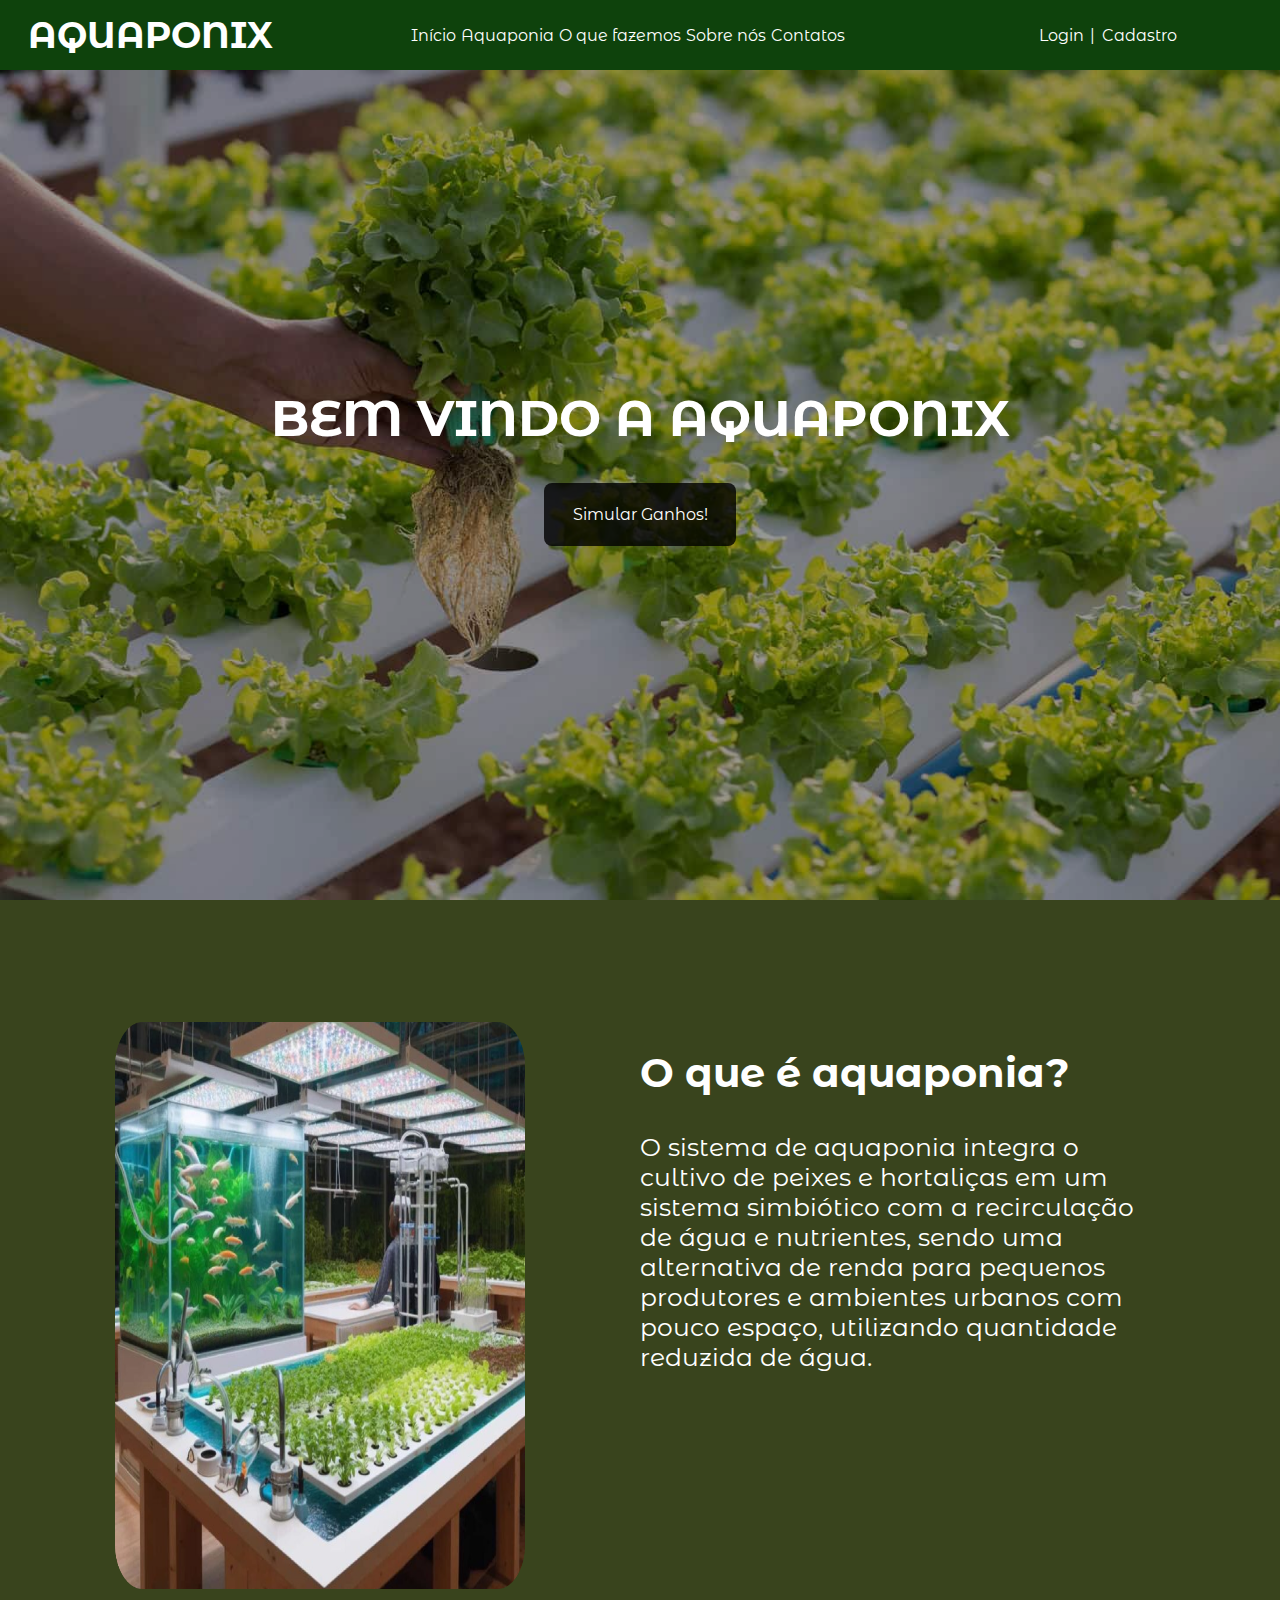
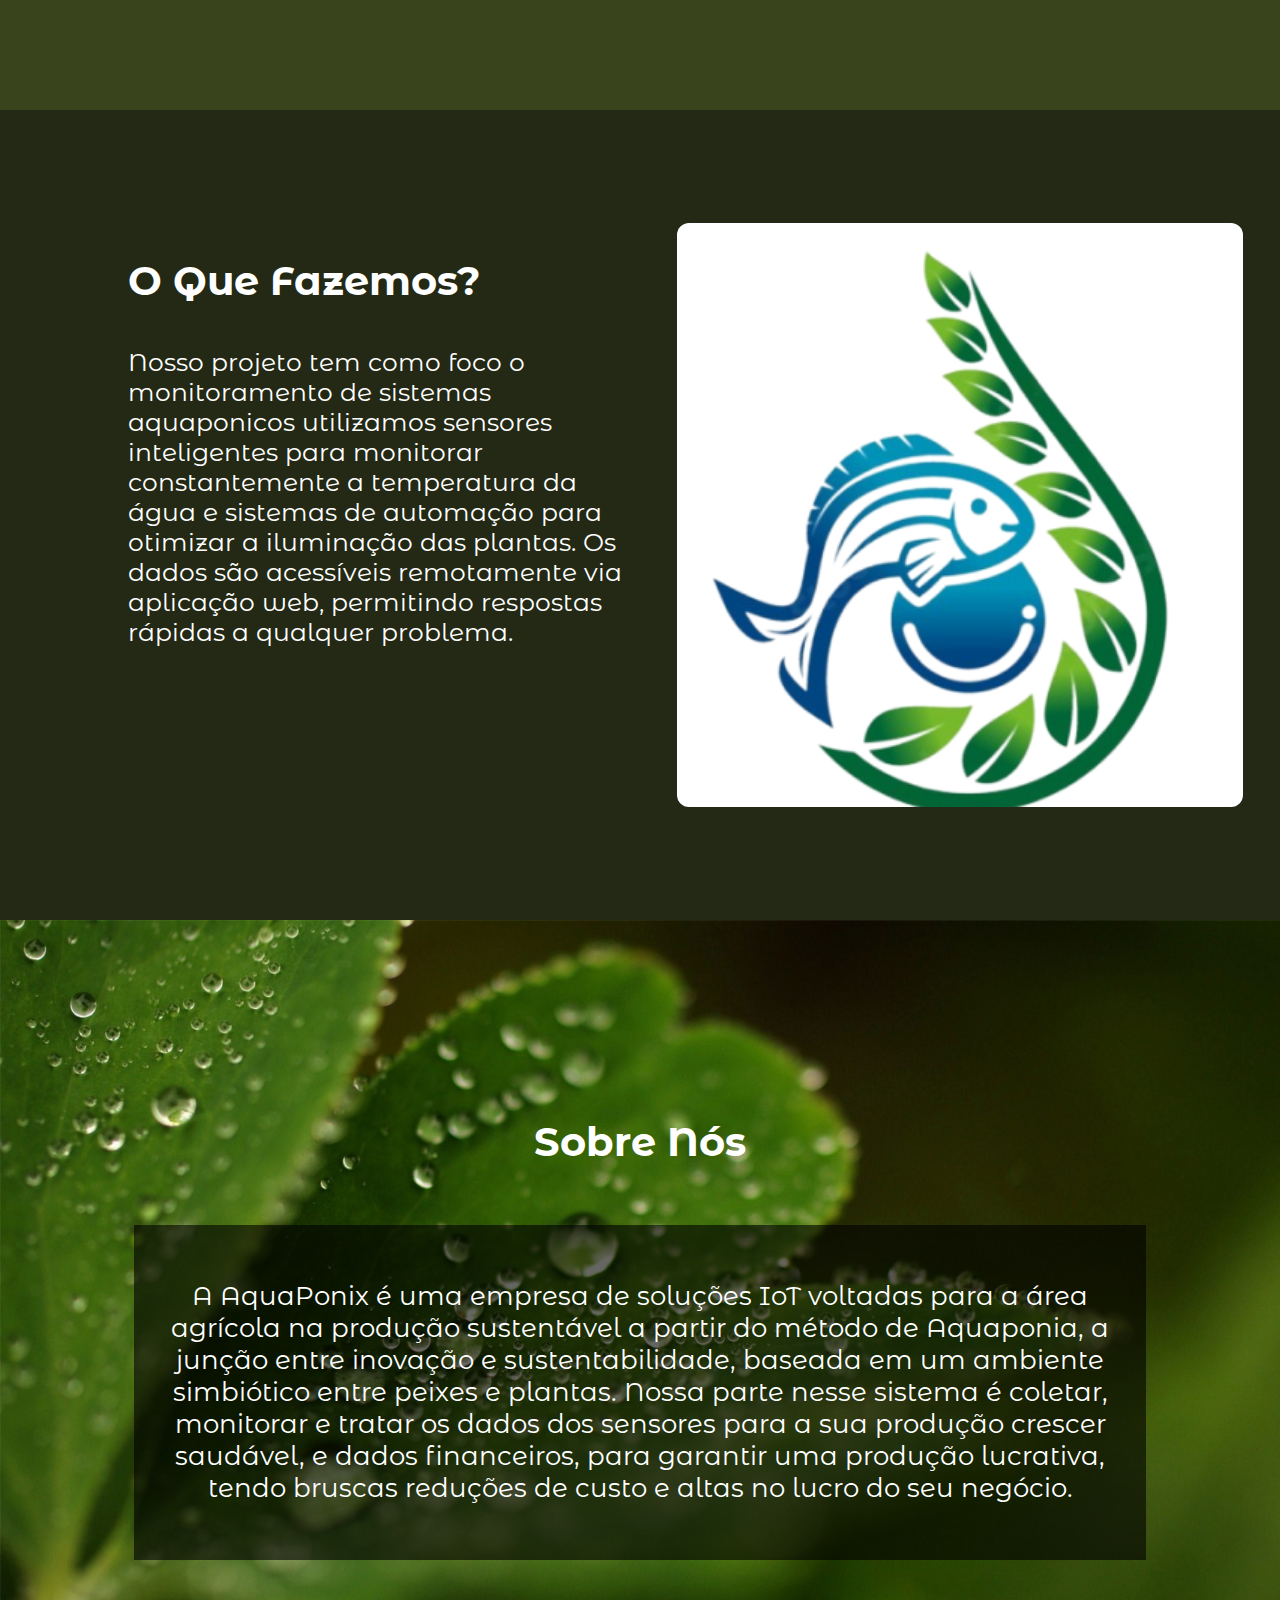
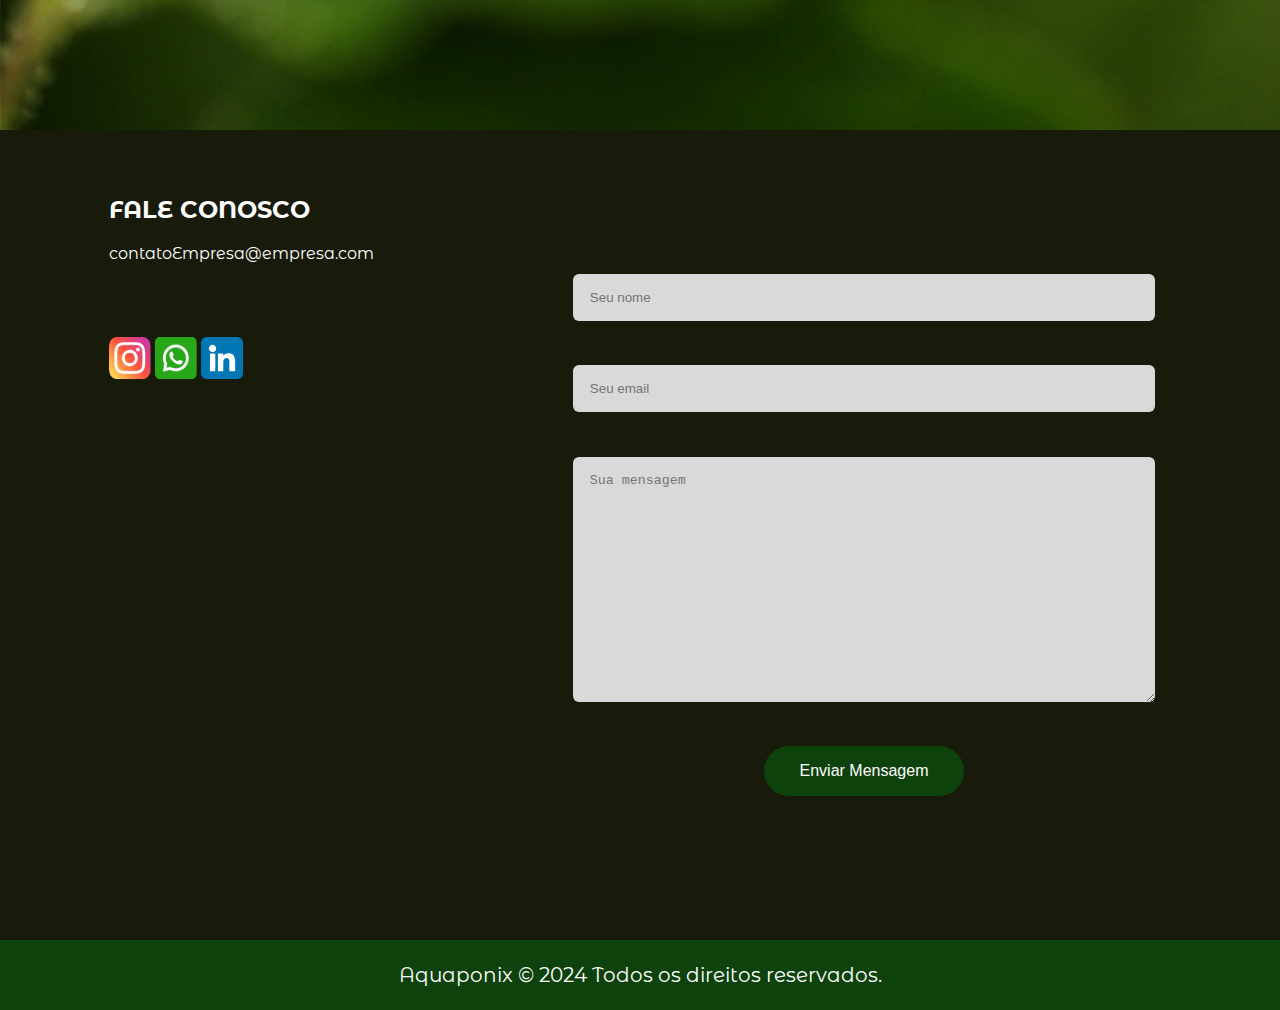
<file: Public/index.html>
<!DOCTYPE html>
<html lang="en">

<head>
    <meta charset="UTF-8">
    <meta name="viewport" content="width=device-width, initial-scale=1.0">
    <title>Aquaponix</title>
    <link rel="stylesheet" href="index.css">
    <link rel="stylesheet" href="templateNavBar.css">
    <link rel="stylesheet" href="./templateFooter.css">
    <link rel="preconnect" href="https://fonts.googleapis.com">
    <link rel="preconnect" href="https://fonts.gstatic.com" crossorigin>
    <link href="https://fonts.googleapis.com/css2?family=Montserrat+Alternates:ital,wght@0,100;0,200;0,300;0,400;0,500;0,600;0,700;0,800;0,900;1,100;1,200;1,300;1,400;1,500;1,600;1,700;1,800;1,900&display=swap" rel="stylesheet">
</head>

<body>
    <nav id="navBar">
        <div class="logoEmpresa">
            <h1><a href="#">AQUAPONIX</a></h1>
        </div>
        <div class="container-links" id="links">
            <div class="links">
                <ul>
                    <a href="#inicio">
                        <li>Início</li>
                    </a>
                    <a href="#aquaponia">
                        <li>Aquaponia</li>
                    </a>
                    <a href="#oqueFazemos">
                        <li>O que fazemos</li>
                    </a>
                    <a href="#sobreNos">
                        <li>Sobre nós</li>
                    </a>
                    <a href="#contatos">
                        <li>Contatos</li>
                    </a>
                </ul>
            </div>
            <div class="links2" id="links2">
                <ul>
                    <a href="./tela-login/telaLogin.html">
                        <li>Login</li>
                    </a>
                    <li>|</li>
                    <a href="./cadastro/telaCadastro.html"> 
                        <li> Cadastro </li>
                    </a>
                </ul>
            </div>
        </div>
    </nav>
    <div class="banner" id="inicio">
        <div class="container-banner">
            <h1>BEM VINDO A AQUAPONIX</h1>
            <a href="./simulador-financeiro/simulador.html">Simular Ganhos!</a>
        </div>
    </div>
    <div class="informacao" id="aquaponia">
        <div class="box-imagem">
            <img class="img-sistema" height="100%" src="./assets/sistema-aquaponico.png">
        </div>
        <div class="conteudo">
            <h1>O que é aquaponia?</h1>
            <span>
                O sistema de aquaponia integra o cultivo de peixes e hortaliças em um sistema simbiótico com a recirculação de água e nutrientes, sendo uma alternativa de renda para pequenos produtores e ambientes urbanos com pouco espaço, utilizando quantidade reduzida de água.
            </span>
        </div>
    </div>
    </div>
    <div class="container-oqueFazemos" id="oqueFazemos">
        <div class="box-texto">
            <h1>O Que Fazemos?</h1>
            <span>
                Nosso projeto tem como foco o monitoramento de sistemas aquaponicos utilizamos sensores inteligentes para
                monitorar constantemente a temperatura da água e sistemas de automação para otimizar a iluminação das
                plantas. Os dados são acessíveis remotamente via aplicação web, permitindo respostas rápidas a qualquer
                problema.
            </span>
        </div>
        <div class="box-imagem2">
            <img src="./assets/simbioso-peixe-planta.png" class="img-sistema2" alt="imagem de um peixe">
        </div>
    </div>
    <div class="nos" id="sobreNos">
        <h1>Sobre Nós</h1>
        <div class="informacaoNos">
            <p> 
                A AquaPonix é uma empresa de soluções IoT voltadas para a área agrícola na produção sustentável a partir do método de Aquaponia,  a junção entre inovação e sustentabilidade, baseada em um ambiente simbiótico entre peixes e plantas. Nossa parte nesse sistema é coletar, monitorar e tratar os dados dos sensores para a sua produção crescer saudável, e dados financeiros, para garantir uma produção lucrativa, tendo bruscas reduções de custo e altas no lucro do seu negócio.
            </p>
        </div>
    </div>
    <div class="container-faleConosco" id="contatos">
        <div class="box-contatos">
            <div class="fale-conosco">
                <h2>FALE CONOSCO</h2>
                <span>contatoEmpresa@empresa.com</span>
            </div>
            <div class="box-plataforma-contatos">
                <img src="./assets/img-instagram.png" height="42px" width="42px" alt="imagem do instagram">
                <img src="./assets/img-whatsapp.png" height="42px" width="42px" alt="imagem do whatsapp">
                <img src="./assets/img-linkedin.png" height="42px" width="42px" alt="imagem do linkedin">
            </div>
        </div>
        <div class="box-mandar-email">
            <div class="box-formulario-email">
                <input type="text" id="input_nome" placeholder="Seu nome">
                <input type="text" id="input_email" placeholder="Seu email">
                <textarea cols="30" rows="10" placeholder="Sua mensagem" id="textArea_mensagem"></textarea>
                <button onclick="mensagem()">Enviar Mensagem </button>
            </div>
        </div>
    </div>
    <footer id="Footer">
        <p>
            Aquaponix &copy; 2024 Todos os direitos reservados. 
        </p>
    </footer>
</body>

</html>

<script>
    function mensagem(){
        var nome = document.getElementById('input_nome').value;
        var email = document.getElementById('input_email').value;
        var mensagem = document.getElementById('textArea_mensagem').value;

        if (nome == '' || email == '' || mensagem == ''){
            alert('Preencha os campos para enviar sua mensagem')
        } else{
            alert('Mensagem Enviada!')
        }
    }
</script>
</file>
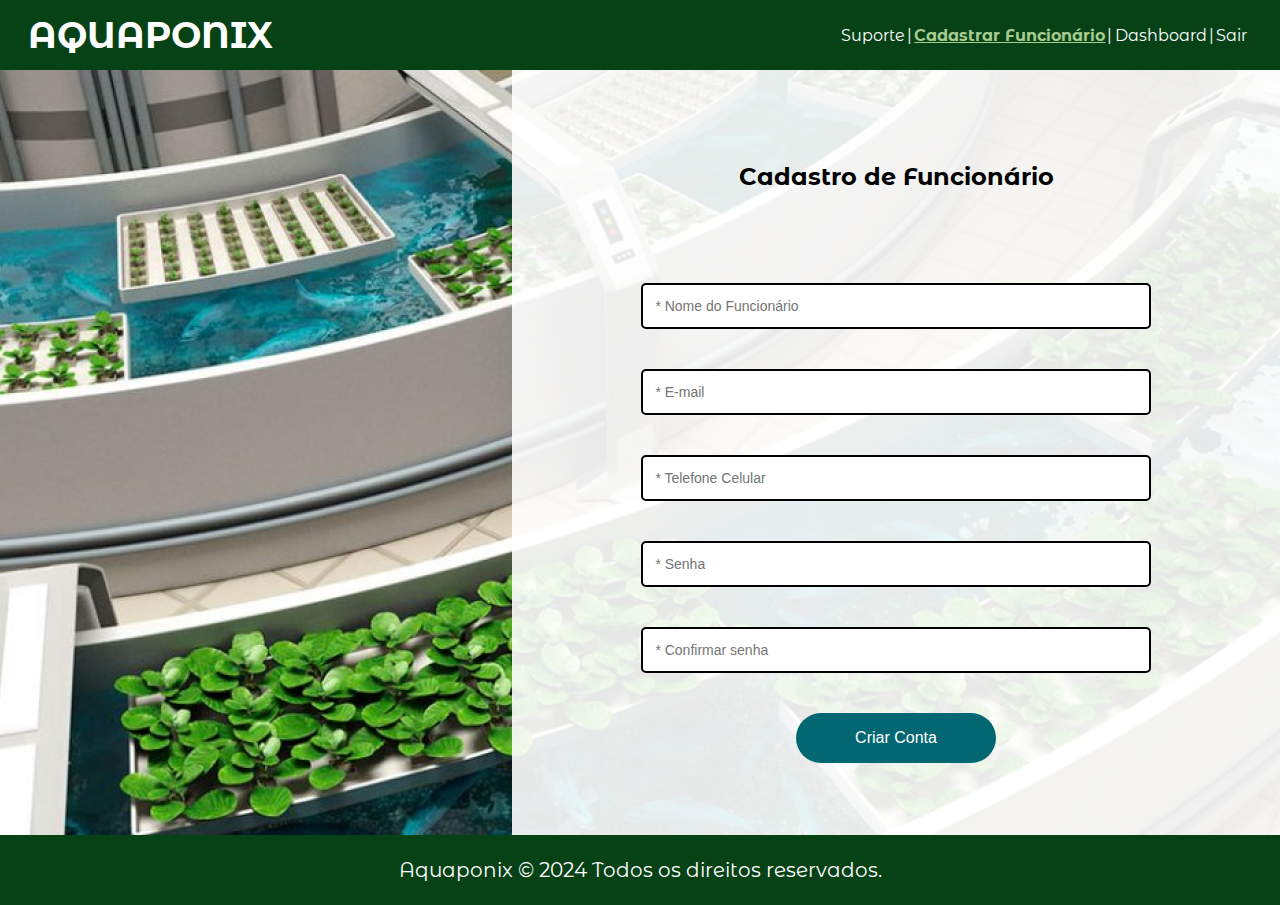
<file: Public/cadastro/cadastroFuncionario.html>
<!DOCTYPE html>
<html lang="en">

<head>
    <meta charset="UTF-8">
    <meta name="viewport" content="width=device-width, initial-scale=1.0">
    <title>Tela de Cadastro</title>
    <link rel="stylesheet" href="./CadastroFuncionario.css">
    <link rel="stylesheet" href="../templateNavBar.css">
    <link rel="stylesheet" href="../templateFooter.css">
    <link rel="preconnect" href="https://fonts.googleapis.com">
    <link rel="preconnect" href="https://fonts.gstatic.com" crossorigin>
    <link
        href="https://fonts.googleapis.com/css2?family=Montserrat+Alternates:ital,wght@0,100;0,200;0,300;0,400;0,500;0,600;0,700;0,800;0,900;1,100;1,200;1,300;1,400;1,500;1,600;1,700;1,800;1,900&display=swap"
        rel="stylesheet">
</head>

<body>
    <nav id="navBar">
        <div class="logoEmpresa">
            <h1><a href="../index.html">AQUAPONIX</a></h1>
        </div>
        <div class="container-links" id="container-links">
            <div class="links2" id="links2">
                <ul>
                    <a href="../suporte/suporte.html">
                        <li>Suporte</li>
                    </a>
                    <li>|</li>
                    <li><ins style="font-weight: bolder; color: #a6cc8f;">Cadastrar Funcionário</ins></li>
                    <li>|</li>
                    <a href="../dashboardV2/dashboardV2.html">
                        <li>Dashboard</li>
                    </a>
                    <li>|</li>
                    <a href="../index.html" onclick="sessionStorage.clear()">
                        <li>Sair</li>
                    </a>
                </ul>
            </div>
        </div>
    </nav>
    <article>
        <div class="container-formulario">
            <div class="box-title">
                <h2 id="div_title">Cadastro de Funcionário</h2>
            </div>
            <div class="box-form" id="div_form">
                <input type="text" id="input_nomeFuncionario" placeholder="* Nome do Funcionário">
                <input type="text" id="input_email" placeholder="* E-mail">
                <input type="text" id="input_telefone" placeholder="* Telefone Celular">
                <input type="password" id="input_senha" placeholder="* Senha">
                <input type="password" id="input_confirmSenha" placeholder="* Confirmar senha">
                <button class="btn-criarconta" onclick="cadastrarFuncionario()">Criar Conta</button>
            </div>
    </article>
    <footer id="footer">
        <span>
            Aquaponix &copy; 2024 Todos os direitos reservados.
        </span>
    </footer>
</body>
</html>

<script>
    function cadastrarFuncionario() {
        var nome = document.getElementById('input_nomeFuncionario').value;
        var email = document.getElementById('input_email').value;
        var telefone = document.getElementById('input_telefone').value;
        var senha = document.getElementById('input_senha').value;
        var confirmSenha = document.getElementById('input_confirmSenha').value;
        var contArroba = 0;

        for (var i = 0; i < email.length; i++) {
            if (email[i] == "@") {
                contArroba++;
            }
        }

        if (nome == '' || email == '' || telefone == '' || senha == '' || confirmSenha == '') {
            alert('Complete todos os campos obrigatórios');
        } else if (nome.length < 1) {
            alert('Nome Inválido');
        } else if (contArroba > 1) {
            alert('O email só pode ter um @');
        } else if (email.indexOf(".") == -1) {
            alert('Email inválido');
        } else if (senha.length < 5) {
            alert('Senha precisa ter no minímo 5 caracteres');
        } else if (senha.indexOf("!") == -1 && senha.indexOf("#") == -1 && senha.indexOf("$") == -1 && senha.indexOf('@') == -1 && senha.indexOf('%') == -1 && senha.indexOf('*') == -1) {
            alert('A senha precisa conter um caracter especial');
        } else if (confirmSenha !== senha) {
            alert('As senhas não coincidem');
        } else {

            fetch("/usuarios/cadastrarFuncionario", {
                method: 'POST',
                headers: {
                    "Content-Type": "application/json"
                },
                body: JSON.stringify({
                    idEmpresa: sessionStorage.ID_EMPRESA,
                    nomeFuncionario: nome,
                    emailFuncionario: email,
                    telefoneFuncionario: telefone,
                    senhaFuncionario: senha
                })
            }).then((res) => {

                if (res.ok) {
                    res.json().then((data) => {
                        console.log(data);
                    })
                    alert('Funcionário cadastrado com sucesso!')
                    setTimeout(() => {
                        window.location.href = ('../dashboardTanque/dashboardTanque.html')
                    }, 2000)
                } else {
                    res.text().then((err) => {
                        console.error(err);
                    })
                }
            })
        }
    }
</script>
</file>
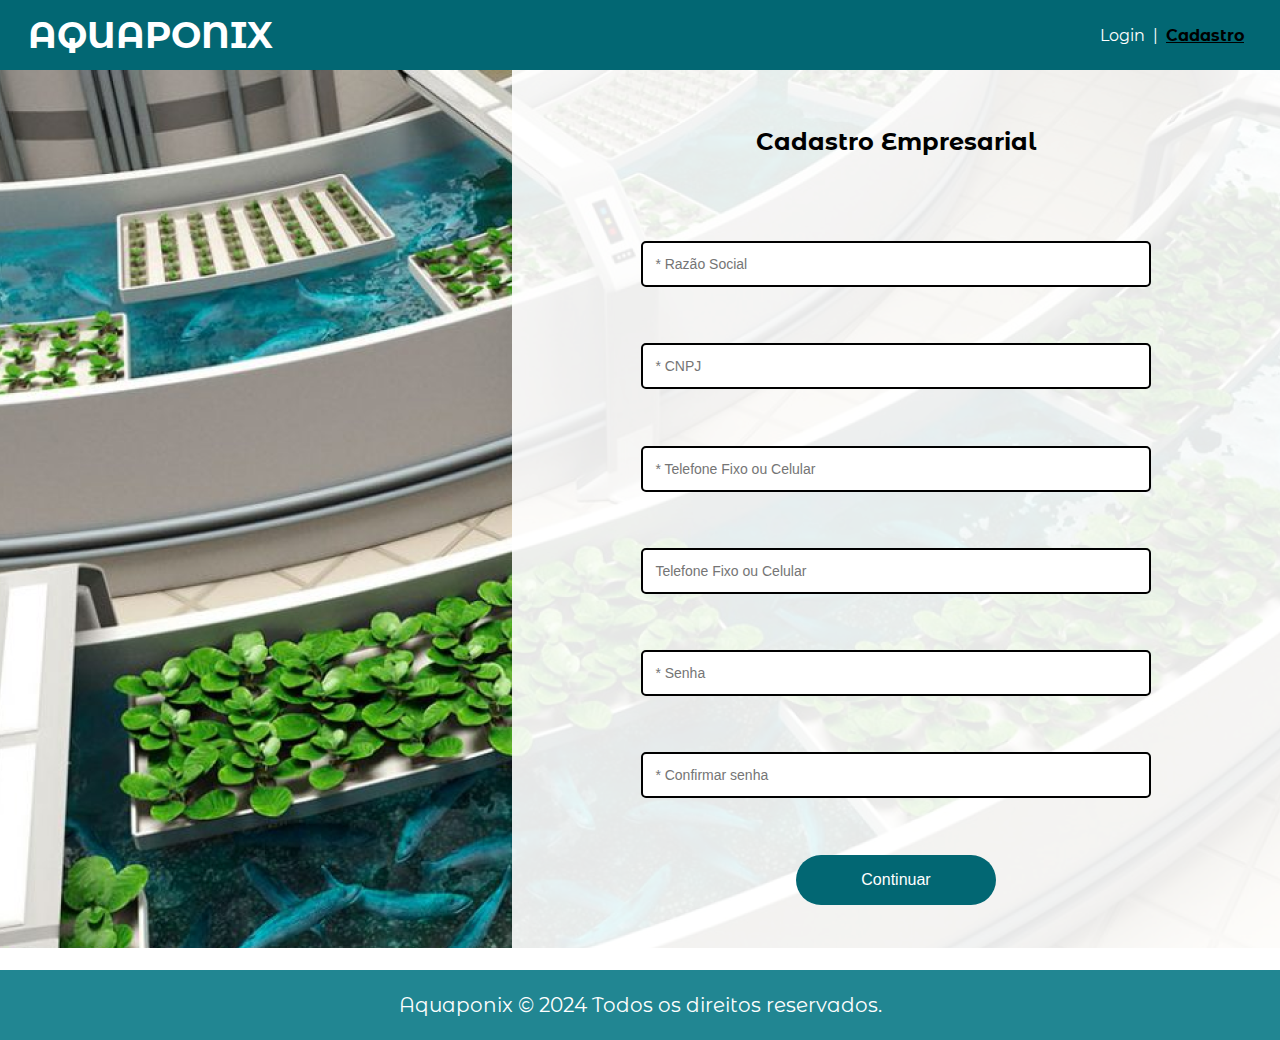
<file: Public/cadastro/telaCadastro.html>
<!DOCTYPE html>
<html lang="en">

<head>
    <meta charset="UTF-8">
    <meta name="viewport" content="width=device-width, initial-scale=1.0">
    <title>Tela de Cadastro</title>
    <link rel="stylesheet" href="./telaCadastro.css">
    <link rel="stylesheet" href="../templateNavBar.css">
    <link rel="stylesheet" href="../templateFooter.css">
    <link rel="preconnect" href="https://fonts.googleapis.com">
    <link rel="preconnect" href="https://fonts.gstatic.com" crossorigin>
    <link
        href="https://fonts.googleapis.com/css2?family=Montserrat+Alternates:ital,wght@0,100;0,200;0,300;0,400;0,500;0,600;0,700;0,800;0,900;1,100;1,200;1,300;1,400;1,500;1,600;1,700;1,800;1,900&display=swap"
        rel="stylesheet">
</head>

<body>
    <nav id="navBar" style="position: relative;">
        <div class="logoEmpresa">
            <h1><a href="../index.html">AQUAPONIX</a></h1>
        </div>
        <div class="container-links" id="links">
            <div class="links2" id="links2">
                <ul>
                    <a href="../tela-login/telaLogin.html">
                        <li>Login</li>
                    </a>
                    <li>|</li>
                    <li style="font-weight: bolder; color: black;">
                        <ins>Cadastro</ins>
                    </li>
                </ul>
            </div>
        </div>
    </nav>
    <article>
        <div class="container-cadastro" id="container-cadastro">
            <div class="box-title">
                <h2 id="div_title">Cadastro Empresarial</h2>
            </div>
            <div class="box-form" id="div_form">
                <input type="text" id="input_nomeEmpresa" placeholder="* Razão Social">
                <input type="text" id="input_cnpj" placeholder="* CNPJ">
                <input type="text" id="input_telefone1" placeholder="* Telefone Fixo ou Celular">
                <input type="text" id="input_telefone2" placeholder="Telefone Fixo ou Celular">
                <input type="password" id="input_senha" placeholder="* Senha">
                <input type="password" id="input_confirmSenha" placeholder="* Confirmar senha">
                <button class="btn-criarconta" onclick="continuar()">Continuar</button>
            </div>
        </div>
        <div class="container-endereco" id="container-endereco">
            <div class="box-title">
                <h2 id="div_title">Endereço Empresarial</h2>
            </div>
            <div class="box-form-endereco" id="div_form">
                <input type="text" id="input_cep" placeholder="* CEP">
                <input type="text" id="input_numero" placeholder="* Nùmero">
                <input type="text" id="input_complemento" placeholder="* Complemento">
                <div class="botoes">
                    <button class="btn-voltar" onclick="voltar()">Voltar</button>
                    <button class="btn-criarconta" onclick="cadastrar()">Criar Conta</button>
                </div>
            </div>
        </div>
    </article>
    <footer>
        <span>
            Aquaponix &copy; 2024 Todos os direitos reservados.
        </span>
    </footer>

</body>

</html>

<script>
    function continuar() {
        document.getElementById('container-cadastro').style.display = 'none';
        document.getElementById('container-endereco').style.display = 'flex';
    }

    function voltar() {
        document.getElementById('container-endereco').style.display = 'none';
        document.getElementById('container-cadastro').style.display = 'flex';
    }

    function cadastrar() {

        var razaoSocial = document.getElementById('input_nomeEmpresa').value;
        var cnpj = document.getElementById('input_cnpj').value;
        var telefone1 = document.getElementById('input_telefone1').value;
        var telefone2 = document.getElementById('input_telefone2').value;
        var senha = document.getElementById('input_senha').value;
        var confirmSenha = document.getElementById('input_confirmSenha').value;
        var cep = document.getElementById('input_cep').value;
        var numero = document.getElementById('input_numero').value;
        var complemento = document.getElementById('input_complemento').value;

        if (razaoSocial == '' || cnpj == '' || (telefone1 == '' && telefone2 == '') || senha == '' || confirmSenha == '' || cep == '' || numero == '' || complemento == '') {
            alert('Complete todos os campos obrigatórios');
        } else if (cnpj.length < 14) {
            alert('CNPJ inválido');
        } else if (senha.length < 6) {
            alert('Senha precisa ter no minímo 6 caracteres');
        } else if (senha.indexOf("!") == -1 && senha.indexOf("#") == -1 && senha.indexOf("$") == -1 && senha.indexOf('@') == -1 && senha.indexOf('%') == -1 && senha.indexOf('*') == -1) {
            alert('A senha precisa conter um caracter especial');
        } else if (confirmSenha !== senha) {
            alert('As senhas não coincidem');
        } else if (cep.length < 8) {
            alert('CEP inválido');
        } else if (numero == '') {
            alert('Número inválido');
        } else if (complemento == '') {
            alert('Insira um complemento');
        } else {

            fetch("/usuarios/cadastrar", {
                method: 'POST',
                headers: {
                    "Content-Type": "application/json"
                },
                body: JSON.stringify({
                    razaoSocialEmpresa: razaoSocial,
                    cnpjEmpresa: cnpj,
                    telefone1Empresa: telefone1,
                    telefone2Empresa: telefone2,
                    senhaEmpresa: senha,
                    cepEmpresa: cep,
                    numeroEmpresa: numero,
                    complementoEmpresa: complemento
                })
            }).then((res) => {

                if (res.ok) {
                    res.json().then((data) => {
                        console.log(data);
                    })
                } else {
                    res.text().then((err) => {
                        console.error(err);
                    })
                }
            })
        }
    }
</script>
</file>
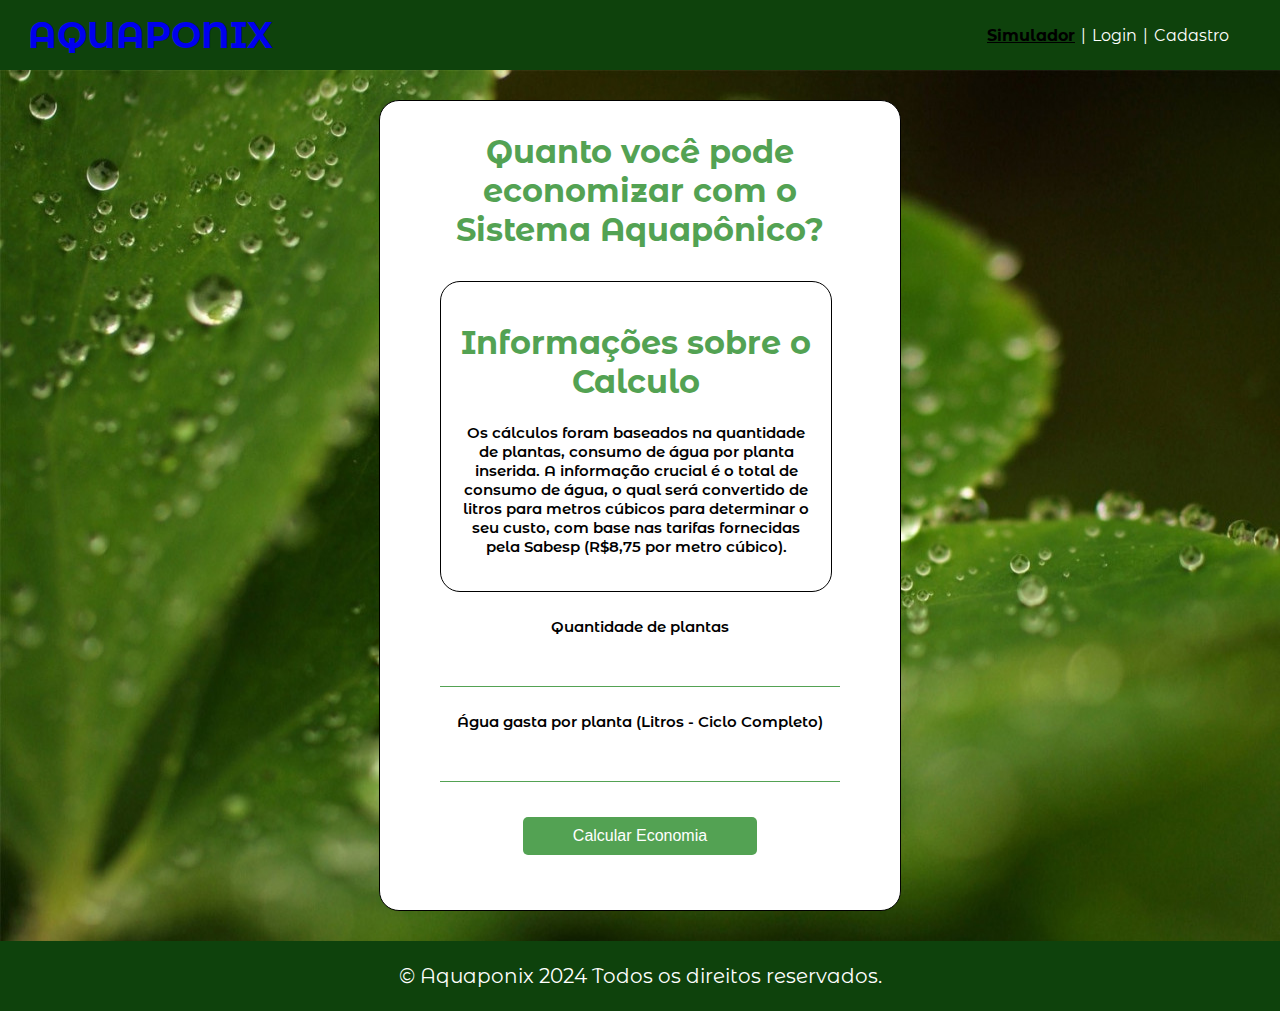
<file: Public/simulador-financeiro/simulador.html>
<!DOCTYPE html>
<html lang="pt-br">

<head>
    <!-- METADATAS -->
    <meta charset="UTF-8">
    <meta name="viewport" content="width=device-width, initial-scale=1.0">
    <link rel="stylesheet" href="./style.css"> 
    <link rel="preconnect" href="https://fonts.googleapis.com">
    <link rel="preconnect" href="https://fonts.gstatic.com" crossorigin>
    <link
        href="https://fonts.googleapis.com/css2?family=Montserrat+Alternates:ital,wght@0,100;0,200;0,300;0,400;0,500;0,600;0,700;0,800;0,900;1,100;1,200;1,300;1,400;1,500;1,600;1,700;1,800;1,900&display=swap"
        rel="stylesheet">
    <title>Simulador Financeiro</title>
    
</head>
<nav id="navBar">
    <div class="logoEmpresa">
        <h1><a href="../index.html">AQUAPONIX</a></h1>
    </div>
    <div class="container-links" id="links">    
        <div class="links2" id="links2">
            <ul>
                <li><ins style="color: black; font-weight: bolder;">Simulador</ins></li>
                <li>|</li>
                <li><a href="../tela-login/telaLogin.html">Login</a></li>
                <li>|</li>
                <li><a href="../cadastro/telaCadastro.html">Cadastro</a></li>
            </ul>
        </div>
    </div>
</nav>
<body>
    <div class="container">
        <div class="content">
            <h1>Quanto você pode economizar com o Sistema Aquapônico?</h1>
            <div id="div_info" class="info">
                <h1>Informações sobre o Calculo</h1>
                <p>
                    Os cálculos foram baseados na quantidade de plantas, consumo de água por planta inserida.
                    A informação crucial é o total de consumo de água, o qual será convertido de litros para metros cúbicos
                    para determinar o seu custo, com base nas tarifas fornecidas pela Sabesp (R$8,75 por metro cúbico).
                </p>
            </div>
            <p>Quantidade de plantas</p>
            <input type="number" id="input_quantPlantas">

            <p>Água gasta por planta (Litros - Ciclo Completo)</p>
            <input type="number" id="input_agua">

            <button onclick="calcular()">Calcular Economia</button>

            <div id="mensagem"></div>
            <div id="economia"></div>
        </div>
    </div>
</body>

<footer>
    <p>
        &copy; Aquaponix 2024 Todos os direitos reservados. 
    </p>
</footer>
</html>

<script>

    function calcular() {

        // INPUTS 
        var quant_plantas = Number(input_quantPlantas.value);
        var agua_planta = Number(input_agua.value);


        // CALCULO - TRADICIONAL
        var litros_tradicional = quant_plantas * agua_planta;

        var cubico_tradicional = litros_tradicional * 0.001;

        var gasto_tradicional = cubico_tradicional * 8.75;

        var tradicional_formatado = gasto_tradicional.toLocaleString('pt-BR', { style: 'currency', currency: 'BRL' });


        // CALCULO - AQUAPONIA

        var economia_agua = litros_tradicional * 0.75;

        var litros_aquaponia = litros_tradicional - economia_agua;

        var cubico_aquaponia = litros_aquaponia * 0.001;

        var gasto_aquaponia = cubico_aquaponia * 8.75;

        var aquaponia_formatado = gasto_aquaponia.toLocaleString('pt-BR', { style: 'currency', currency: 'BRL' });


        //CALCULO - ECONOMIA

        var valor_economia = gasto_tradicional - gasto_aquaponia;

        var economia_formatado = valor_economia.toLocaleString('pt-BR', { style: 'currency', currency: 'BRL' });

        div_info.style = "display:none;" 

        mensagem.innerHTML = `
        <div class="msg">
            <h2>Sistema Tradicional</h2> 
            <p>Água: <span class="maior">${litros_tradicional}</span> litros</p>
            <p>Metro cúbico: <span class="maior">${cubico_tradicional}</span> m³</p>
            <p>Gasto: <span class="maior">${tradicional_formatado}</span></p>
        </div>`;

        mensagem.innerHTML += `  
        <div class="msg">
            <h2>Sistema Aquapônico</h2>
            <p>Água: <span class="menor">${litros_aquaponia}</span> litros</p>
            <p>Metro cúbico: <span class="menor">${cubico_aquaponia}</span> m³</p>
            <p>Gasto: <span class="menor">${aquaponia_formatado}</span></p>
        </div>
        `;

        economia.innerHTML = `
        <div class = "msg2">
        <h2>Econômia Geral</h2>
        <p>Água Economizada: <span class="menor">${economia_agua}</span> litros</p>
        <p>Economia: <span class="menor">${economia_formatado}</span></p> 
        </div>`;

    }

</script>
</file>
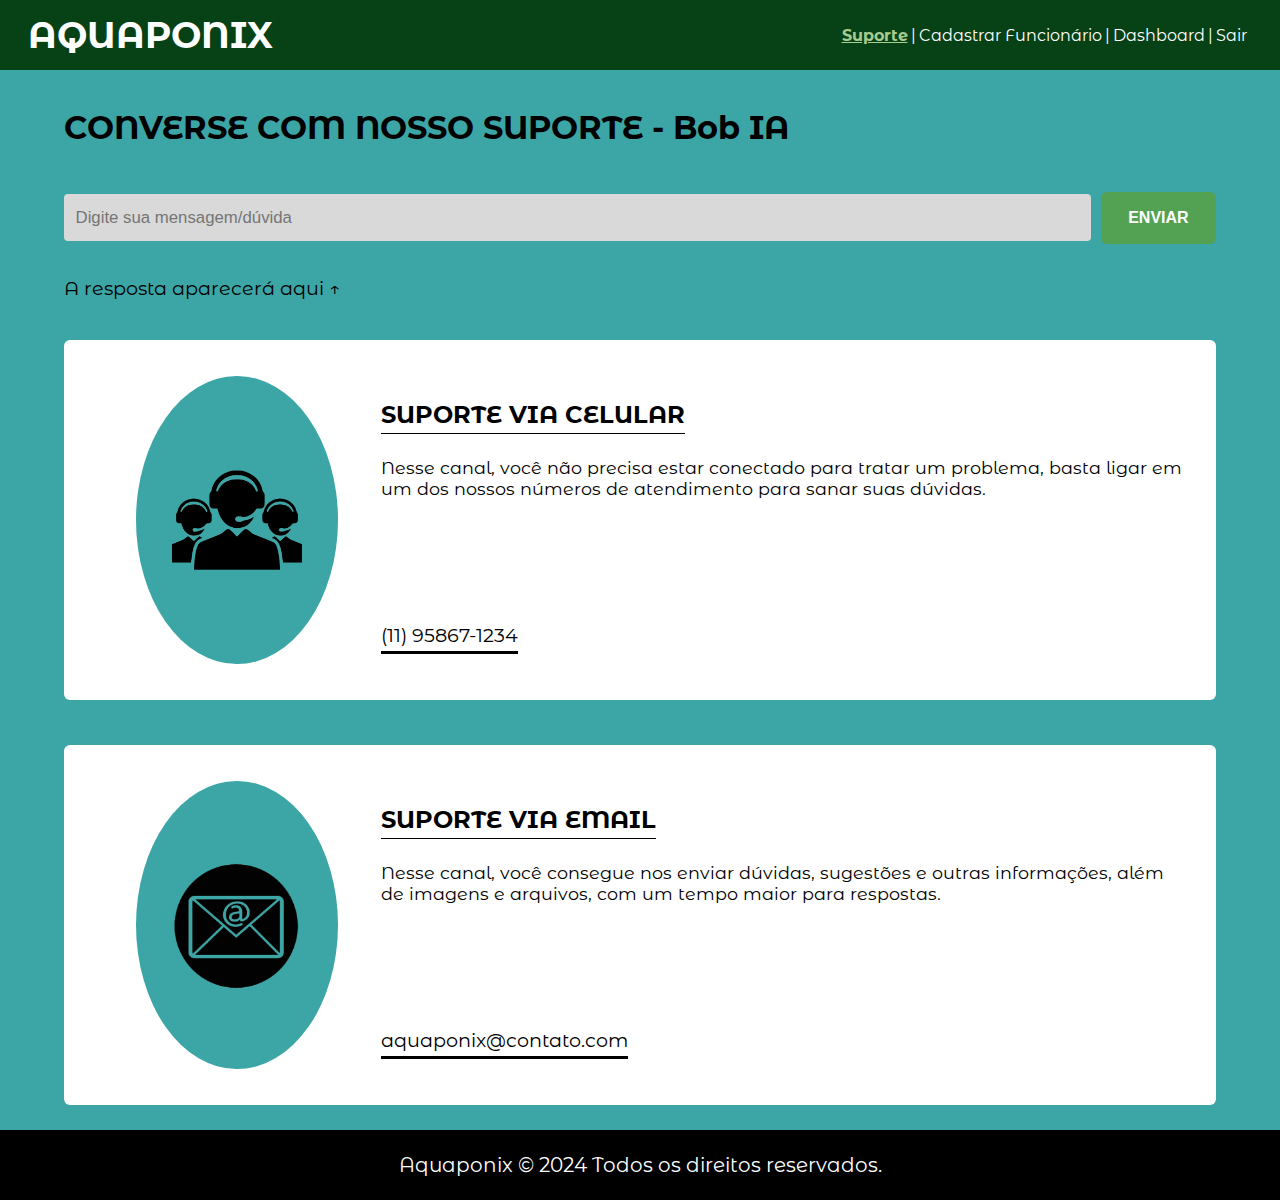
<file: Public/suporte/suporte.html>
<!DOCTYPE html>
<html lang="pt-br">
<head>
    <meta charset="UTF-8">
    <meta name="viewport" content="width=device-width, initial-scale=1.0">
    <title>Suporte</title>
    <link rel="stylesheet" href="suporte.css">
    <link rel="stylesheet" href="../templateNavBar.css">
    <link rel="stylesheet" href="../templateFooter.css">
    <link rel="preconnect" href="https://fonts.googleapis.com">
    <link rel="preconnect" href="https://fonts.gstatic.com" crossorigin>
    <link href="https://fonts.googleapis.com/css2?family=Montserrat+Alternates:ital,wght@0,100;0,200;0,300;0,400;0,500;0,600;0,700;0,800;0,900;1,100;1,200;1,300;1,400;1,500;1,600;1,700;1,800;1,900&display=swap" rel="stylesheet">
</head>
<body>
    <nav id="navBar">
        <div class="logoEmpresa">
            <h1><a href="#">AQUAPONIX</a></h1>
        </div>
        <div class="container-links" id="links">
            <div class="links2" id="links2">
                <ul>
                    <li><ins style="font-weight: bolder; color: #a6cc8f;">Suporte</ins></li>
                    <li>|</li>
                    <a href="../cadastro/cadastroFuncionario.html">
                        <li>Cadastrar Funcionário</li>
                    </a>
                    <li>|</li>
                    <a href="../dashboardV2/dashboardV2.html">
                        <li>Dashboard</li>
                    </a>
                    <li>|</li>
                    <a href="../index.html" onclick="sessionStorage.clear()"> 
                        <li>Sair</li>
                    </a>
                </ul>
            </div>
        </div>
    </nav>
    <div class="container">
        <div class="container-mensagem-usuario" id="div_formularioSuporte"></div>
        <div class="box-mensagem-ia" id="div_mensagemIA"></div>
        <div class="box-suporte-telefone">
            <div class="box-img-servico">
                <div class="circulo-img">
                    <img src="../assets/suporte-telefone.png" height="100em" alt="">
                </div>
            </div>
            <div class="box-detalhes-servico">
                <div class="box-titulo-servico">
                    <h2>SUPORTE VIA CELULAR</h2>
                </div>
                <div class="box-detalhes">
                    <span>Nesse canal, você não precisa estar conectado para tratar um problema, basta ligar em um dos nossos números de atendimento para sanar suas dúvidas.</span>
                </div>
                <div class="box-contato-servico">
                    <span>(11) 95867-1234</span>
                </div>
            </div>
        </div>
        <div class="box-suporte-email">
            <div class="box-img-servico">
                <div class="circulo-img">
                    <img src="../assets/suporte-email.png" height="150em" alt="">
                </div>
            </div>
            <div class="box-detalhes-servico">
                <div class="box-titulo-servico">
                    <h2>SUPORTE VIA EMAIL</h2>
                </div>
                <div class="box-detalhes">
                    <span>Nesse canal, você consegue nos enviar dúvidas, sugestões e outras informações, além de imagens e arquivos, com um tempo maior para respostas.</span>
                </div>
                <div class="box-contato-servico">
                    <span>aquaponix@contato.com</span>
                </div>
            </div>
        </div>
    </div>
    <footer id="Footer">
        <p>
            Aquaponix &copy; 2024 Todos os direitos reservados. 
        </p>
    </footer>
</body>
<script src="./suporte.js"></script>
</html>
</file>
<file: Public/index.css>
html{
    scroll-behavior: smooth;
}

body {
    display: contents;
    width: 100%;
    height: 100%;
    font-family: "Montserrat Alternates", sans-serif;
}

#navBar{
    background-color: #0e420c;
    position: fixed;
    top: 0;
}

#Footer{
    background-color: #0e420c;
}

#links{
    width: 75%;
}

#links ul{
    width: 100%;
}

#links2 ul{
    width: 50%;
}

.logoEmpresa{
    height: 100%;
    width: 300px;
    display: flex;
    align-items: center;
    justify-content: center;
    color: white;
    font-size: 18px;
}

.logoEmpresa a{
    color: white;
}

.logoEmpresa a:hover {
    color: aqua;
}

.container-links{
    height: 100%;
    width: 50%;
    display: flex;
    align-items: center;
    justify-content: space-around;
    flex-direction: row;
}

.links{
    height: 80%;
    width: 50%;
    display: flex;
    flex-direction: row;
    align-items: center;
    justify-content: center;
}

.links2{
    height: 80%;
    width: 30%;
    display: flex;
    flex-direction: row;
    align-items: center;
    justify-content: center;
}

.links ul, .links2 ul{
    width: 100%;
    height: 100%;
    list-style-type: none;
    display: flex;
    flex-direction: row;
    align-items: center;
    justify-content: space-around;
    color: white;
}

.links a, .links2 a{
    color: white;
    text-decoration: none;
}

.links a:hover, .links2 a:hover{
    color: aqua;
}

.banner {
    width: 100%;
    height: 100vh;
    background-image: url('./assets/aquaponia_fundo.jpg');
    background-repeat: no-repeat;
    background-size: cover;
}

.container-banner{
    width: 100%;
    height: 100%;
    display: flex;
    align-items: center;
    flex-direction: column;
    justify-content: center;

    background-color: rgb(0, 0, 0, 0.4);
}

.container-banner h1{
    font-size: 50px;
    text-align: center;
    color: rgb(255, 255, 255);
}

.container-banner a{
    height: 7vh;
    width: 15%;
    display: flex;
    text-align: center;
    align-items: center;
    justify-content: center;
    color: white;
    border-radius: 8px;
    text-decoration: none;
    background-color: rgb(0, 0, 0, 0.8)
}

.container-banner a:hover{
    transition: 0.2s;
    background-color: black;
    transform: scale(1.03);
}

.informacao{
    width: 100%;
    height: 90vh;

    display: flex;
    align-items: center;
    justify-content: center;

    color: white;
    background-color: rgb(57, 68, 29);
}

.box-imagem{
    height: 70%;
    width: 40%;
    display: flex;
    align-items: center;
    justify-content: center;
}

.img-sistema{
    width: 80%;
    height: 100%;
    display: flex;
    align-items: center;
    justify-content: center;
}

.informacao span, .box-texto span{
    height: 70%;
    width: 80%;
    display: flex;
    font-size: 25px;
}

.informacao h1, .box-texto h1{
    height: 10%;
    width: 80%;
    display: flex;
    font-size: 40px;
}

.conteudo {
    width: 50%;
    height: 70%;
    display: flex;
    align-items: center;
    flex-direction: column;
    justify-content: flex-start;
}

.container-oqueFazemos{
    width: 100%;
    height: 90vh;
    display: flex;
    flex-direction: row;
    align-items: center;
    justify-content: center;
    
    background-color: rgb(35, 41, 20);
}


.box-texto {
    width: 50%;
    height: 80%;
    display: flex;
    align-items: center;
    flex-direction: column;
    justify-content: center;

    color: white;
}

.box-imagem2{
    height: 80%;
    width: 40%;
    display: flex;
    align-items: center;
    justify-content: center;
}

.img-sistema2{
    height: 90%;
    border-radius: 12px;
    background-color: white;
}

.nos{
    background-image: url('./assets/fundo.jpg');
    background-repeat: no-repeat;
    background-size: cover;
    width: 100%;;
    height: 90vh;
    display: flex;
    align-items: center;
    flex-direction: column;
    justify-content: center;
    color: white;
}

.informacaoNos {
    width: 75%;
    height: 35%;
    display: flex;
    align-items: center;
    padding: 2%;
    text-align: center;
    background-color: rgb(0, 0, 0, 0.6);
}

.nos h1{
    height: 10%;
    width: 80%;
    display: flex;
    justify-content: center;
    font-size: 40px;
}

.informacaoNos p{
    display: flex;
    color: white;
    font-size: 26px;
    text-align: center;
    justify-content: center;
}

.container-faleConosco{
    height: 90vh;
    width: 100%;
    display: flex;
    align-items: center;
    flex-direction: row;
    justify-content: center;
    background-color: #181B09;
}

.box-contatos{
    height: 100%;
    width: 35%;
    display: flex;
    align-items: center;
    flex-direction: column;
    color: white;
}

.box-mandar-email{
    height: 100%;
    width: 55%;
    display: flex;
    align-items: center;
    justify-content: center;
}

.fale-conosco{
    height: 20%;
    width: 80%;
    margin-top: 10%;
    display: flex;
    align-items: flex-start;
    flex-direction: column;
    justify-content: flex-start;
}

.box-plataforma-contatos{
    height: 10%;
    width: 80%;
}

.box-plataforma-contatos img:hover{
    cursor: pointer;
}

.box-formulario-email{
    height: 70%;
    width: 80%;
    display: flex;
    align-items: center;
    flex-direction: column;
    justify-content: space-around;
}

.box-formulario-email input{
    height: 8%;
    width: 100%;
    padding-left: 3%;
    outline: none;
    border: none;
    border-radius: 6px;
    background-color: #D9D9D9;
}

.box-formulario-email textarea{
    height: 40%;
    width: 100%;
    padding-left: 3%;
    padding-top: 3%;
    outline: none;
    border: none;
    border-radius: 6px;
    background-color: #D9D9D9;
}

.box-formulario-email button{
    height: 50px;
    width: 200px;
    cursor: pointer;
    border: none;
    border-radius: 30px;
    color: white;
    font-size: 16px;
    background-color: #0e420c;
}

.box-formulario-email button:hover{
    transition: 0.2s;
    transform: scale(1.02);
    background-color: #FFF;
    color: #000;
    border: 1px solid #0e420c;
}

.box-formulario-email button:active{
    transition: 0.3s;
    transform: scale(1);
    background-color: #004047;
}
</file>
<file: Public/templateNavBar.css>
nav{
    width: 100%;
    height: 70px;

    display: flex;
    flex-direction: row;
    justify-content: space-between;
    background-color: #026773;
}

a{
    text-decoration: none;

}

a:visited{
    color: white;
}

.logoEmpresa{
    height: 100%;
    width: 300px;

    display: flex;
    align-items: center;
    justify-content: center;

    color: white;
    font-size: 18px;
}

.logoEmpresa a{
    color: white;
}

.logoEmpresa a:hover {
    color: aqua;
}

.container-links{
    height: 100%;
    width: 50%;

    display: flex;
    align-items: center;
    justify-content: space-around;
    flex-direction: row;
}

.links{
    height: 80%;
    width: 50%;

    display: flex;
    flex-direction: row;
    align-items: center;
    justify-content: center;
}

.links2{
    height: 80%;
    width: 30%;

    display: flex;
    flex-direction: row;
    align-items: center;
    justify-content: center;
}

.links ul, .links2 ul{
    width: 100%;
    height: 100%;
    list-style-type: none;
    
    display: flex;
    flex-direction: row;
    align-items: center;
    justify-content: space-around;

    color: white;
}

.links a, .links2 a{
    color: white;
    text-decoration: none;
}

.links a:hover, .links2 a:hover{
    color: aqua;
}
</file>
<file: Public/templateFooter.css>
/*
    <footer>
        <p>
            &copy; Aquaponix 2024 Todos os direitos reservados. 
        </p>
    </footer>
*/

footer{
    height: 70px;
    width: 100%;
    
    display: flex;
    align-items: center;
    justify-content: center;

    color: white;
    font-size: 20px;
    background-color: #218692;
}
</file>
<file: Public/cadastro/CadastroFuncionario.css>
body{
    margin: 0px;
    padding: 0px;
    font-family: "Montserrat Alternates", sans-serif;
}

article{
    width: 100%;
    height: 85vh;
    display: flex;
    justify-content: flex-end;
    background-repeat: no-repeat;
    background-size: 100%;
    background-image: url('../assets/horta-piscina.png');
}

#navBar, #footer{
    background-color: #074116;
}

#container-links{
    justify-content: flex-end;
}

#links2{
    width: 70%;
    margin-right: 5%;
    justify-content: center;
}

.container-formulario{
    height: 100%;
    width: 60%;
    display: flex;
    align-items: center;
    flex-direction: column;
    justify-content: space-evenly;
    background-color: rgba(255, 255, 255, 0.9)
}

.box-form{
    /* height: 80%; */
    width: 80%;
    display: flex;
    gap: 40px;
    flex-direction: column;
    align-items: center;
}

.box-form input{
    height: 40px;
    width: 80%;
    padding-left: 2%;
    font-size: 14px;
    border-radius: 5px;
    background-color: white;
    border: 2px solid black;
}

.btn-criarconta{
    height: 50px;
    width: 200px;
    cursor: pointer;
    border: none;
    border-radius: 30px;
    color: white;
    font-size: 16px;
    background-color: #026773;
}

.btn-criarconta:hover{
    transition: .2s;
    background-color: #FFF;
    color: #000;
    border: 1px solid #026773;
}

.btn-criarconta:active{
    transform: scale(1.02);
}
</file>
<file: Public/cadastro/telaCadastro.css>
body {
    margin: 0px;
    padding: 0px;
    font-family: "Montserrat Alternates", sans-serif;
}

article {
    height: 100vh;
    width: 100%;
    display: flex;
    justify-content: flex-end;
    background-repeat: no-repeat;
    background-size: 100%;
    background-image: url('../assets/horta-piscina.png');
}

#links {
    width: 20%;
}

#links2 {
    width: 75%;
}

.container-cadastro {
    height: 100%;
    width: 60%;
    display: flex;
    align-items: center;
    flex-direction: column;
    justify-content: space-evenly;
    background-color: rgba(255, 255, 255, 0.9)
}

.container-endereco {
    height: 100%;
    width: 60%;
    display: none;
    align-items: center;
    flex-direction: column;
    justify-content: center;
    background-color: rgba(255, 255, 255, 0.9)
}

.box-form {
    height: 80%;
    width: 80%;
    display: flex;
    justify-content: space-around;
    flex-direction: column;
    align-items: center;
}

.box-form input{
    height: 40px;
    width: 80%;
    padding-left: 2%;
    font-size: 14px;
    border-radius: 5px;
    background-color: white;
    border: 2px solid black;
}

.box-form select{
    height: 40px;
    width: 83%;
    padding-left: 2%;
    font-size: 14px;
    border-radius: 5px;
    background-color: white;
    border: 2px solid black;
} 

.box-form-endereco input {
    height: 40px;
    width: 80%;
    padding-left: 2%;
    font-size: 14px;
    border-radius: 5px;
    background-color: white;
    border: 2px solid black;
}

.box-form-endereco {
    height: 50%;
    width: 80%;
    display: flex;
    justify-content: space-around;
    flex-direction: column;
    align-items: center;
}

.botoes {
    justify-content: center;
    gap: 20%;
    display: flex;
    flex-direction: row;
    width: 100%;
}

.btn-criarconta {
    height: 50px;
    width: 200px;
    cursor: pointer;
    border: none;
    border-radius: 30px;
    color: white;
    font-size: 16px;
    background-color: #026773;
}

.btn-criarconta:hover {
    transition: .2s;
    background-color: #FFF;
    color: #000;
    border: 1px solid #026773;
}

.btn-criarconta:active {
    transform: scale(1.02);
}

.btn-voltar {
    height: 50px;
    width: 200px;
    cursor: pointer;
    border: 1px solid #026773;
    border-radius: 30px;
    color: #000;
    font-size: 16px;
    background-color: #FFF;
}

.btn-voltar:hover {
    transition: .2s;
    background-color: #026773;
    color: #FFF;
    border: 1px solid #fff;
}

.btn-voltar:active {
    transition: .2s;
    transform: scale(1.02);
}
</file>
<file: Public/simulador-financeiro/style.css>
body {
    display: contents;
    width: 100%;
    height: 100%;
    font-family: "Montserrat Alternates", sans-serif;
}


/* --------------------CONTAINER-------------------- */

.container {
    display: flex; /* COMPONENTES DA BODY FLEXIVEIS */
    flex-direction: row;
    justify-content: space-evenly;
    align-items: center;
    width: 100%;
    height: 100%;
    background-image: url('../assets/fundo.jpg'); /* PLANO DE FUNDO - BACKGROUND */
}


/* --------------------INFO-------------------- */

.info {
    width: 350px; /* LARGURA DA DIV */
    padding: 20px; /* ALTURA DA DIV */
    background-color: white;  /* COR DA DIV - BACKGROUND */
    border: 1px solid black; /* BORDAR DA DIV */
    border-radius: 20px; /* ARREDONDAMENTO DA BORDA */
    
}

.info p{
    text-align: justify; /* ALINHAMENTO DO TEXTO */
    font-size: 15px; /* TAMANHO DO TEXTO p */
}

/* --------------------CONTENT-------------------- */

.content {
    width: 400px; /* LARGURA DA DIV */
    height: 100%; /* ALTURA DA DIV */
    margin: 30px 0px; /* ESPAÇAMENTO EXTERNO - AUTO ALINHAMENTO */
    padding: 10px 60px; /* ESPAÇAMENTO INTERNO - Ypx Xpx */
    gap: 10px; /* ESPAÇAMENTO ENTRE OS ITENS DENTRO DA DIV */
    display: flex; /* TORNANDO ELEMENTOS FLEXIVEIS */
    flex-direction: column; /* DIRECIONAMENTO DA DIV */
    border: 1px solid black; /* BORDAR DA DIV */
    border-radius: 20px; /* ARREDONDAMENTO DA BORDA */
    background-color: rgb(255, 255, 255); /* COR DA DIV - BACKGROUND */
}

h1 {
    text-align: center; /* ALINHAMENTO DO TEXTO H1 */
    font-weight: 700; /* INTESIDADE DA FONTE */
    color: rgb(83, 162, 83); /* COR DO TEXTO H1 */
}

.content p {
    font-size: 15px; /* TAMANHO DO TEXTO p */
    font-weight: 600; /* INTENSIDADE DA FONTE */
    text-align: center; /* ALINHAMENTO DO TEXTO p */
}

input {
    padding: 5px; /* ESPAÇAMENTO INTERNO */
    border: none; /* SEM BORDAS */
    outline: none; /* CONTORNO DA INPUT */
    border-bottom: 1px solid rgb(83, 162, 83); /* DEFININDO BORDA INFERIOR */
}

button {
    padding: 10px 50px; /* ESPAÇAMENTO INTERNO Ypx Xpx*/
    margin: 25px;
    align-self: center; /* AUTO ALINHAMENTO */

    border: none; /* SEM BORDAS */
    border-radius: 5px; /* ARREDONDAMENTO DA BORDA */

    font-size: 16px; /* TAMANHO DA FONTE */
    color: white; /* COR DA FONTE */
    background-color: rgb(83, 162, 83); /* COR DE FUNDO - BACKGROUND */
}

#links{
    width: 30%;
}   

#links2{
    width: 75%;
}

/* --------------------DIV DE RESPOSTA - COMPARAÇÃO-------------------- */


#mensagem {
    width: 100%; /* LARGURA DA DIV */
    gap: 15px; /* ESPAÇAMENTO ENTRE OS ITENS DENTRO DA DIV */
    display: flex; /* TORNANDO ELEMENTOS FLEXIVEIS */
    flex-direction: row; /* DIRECIONAMENTO DA DIV */
    justify-content: center; /* ALINHAMENTO HORIZONTAL */
    align-items: center; /* ALINHAMENTO VERTICAL */
}

#mensagem .msg {
    width: 50%; /* LARGURA DA DIV */
}

#economia {
    width: 100%; /* LARGURA DA DIV */
}

h2 {
    border-bottom: 1px solid; /* BORDAR INFERIOR */
    text-align: center; /* ALINHAMENTO DO TEXTO H2 */
    font-size: 18px; /* TAMANHO DA FONTE */
}

#mensagem p, #economia p {
    font-size: 14px; /* TAMANHO DA FONTE */
    text-align: center; /* ALINHAMENTO DO TEXTO */
}

.maior {
    color: red; /* COR PERSONALIZADA PARA VALORES DO SISTEMA TRADICIONAL */
}

.menor {
    color: green; /* COR PERSONALIZADA PARA VALORES DO SISTEMA AQUAPÔNICO */
}

.msg{
    margin-left: 5px;
    border: 1px solid;
    border-style: inset;
    border-color: black;
    border-radius: 20px;
    width: 50%;
}

.msg2{
    border: 1px solid;
    border-style: inset;
    border-color: black;
    border-radius: 20px;
}

nav{
    width: 100%;
    height: 70px;

    display: flex;
    flex-direction: row;
    justify-content: space-between;
    background-color: #0e420c;
}


a{
    text-decoration: none;

}

a:visited{
    color: white;
}

.logoEmpresa{
    height: 100%;
    width: 300px;

    display: flex;
    align-items: center;
    justify-content: center;

    color: white;
    font-size: 18px;
}


.container-links{
    height: 100%;
    width: 50%;

    display: flex;
    align-items: center;
    justify-content: space-around;
    flex-direction: row;
}

.links{
    height: 80%;
    width: 50%;

    display: flex;
    flex-direction: row;
    align-items: center;
    justify-content: center;
}

.links2{
    height: 80%;
    width: 30%;

    display: flex;
    flex-direction: row;
    align-items: center;
    justify-content: center;
}

.links ul, .links2 ul{
    width: 100%;
    height: 100%;
    list-style-type: none;
    
    display: flex;
    flex-direction: row;
    align-items: center;
    justify-content: space-around;

    color: white;
}

.links a, .links2 a{
    color: white;
    text-decoration: none;
}

.links a:hover, .links2 a:hover, .logoEmpresa a:hover{
    color: aqua;
}


footer{
    height: 70px;
    width: 100%;
    
    display: flex;
    align-items: center;
    justify-content: center;

    color: white;
    font-size: 20px;
    background-color: #0e420c;
}
</file>
<file: Public/suporte/suporte.css>
body {
    padding: 0;
    margin: 0;
    display: contents;
    width: 100%;
    height: 100%;
    font-family: "Montserrat Alternates", sans-serif;
}

#navBar{
    background-color: #074116;
}

#links{
    justify-content: flex-end;
}

#links2{
    width: 70%;
    margin-right: 5%;
    justify-content: center;
}

.container{
    min-height: 110vh;
    height: auto;
    width: 100%;
    background-color: #3CA6A6;

    display: flex;
    align-items: center;
    flex-direction: column;
    justify-content: space-evenly;
}

.container-mensagem-usuario{
    height: 20vh;
    width: 90%;
    margin-top: 2%;

    display: flex;
    flex-direction: column;
    align-items: flex-start;
    justify-content: space-around;
}

.container-mensagem-usuario h1{
    margin: 0;
}

.box-formulario{
    height: 50%;
    width: 100%;

    display: flex;
    flex-direction: row;
    align-items: center;
    justify-content: space-between;
}

.txt-mensagem{
    height: 50%;
    width: 88%;
    padding-left: 1%;

    border: none;
    border-radius: 4px;
    outline: none;
    font-size: 1.05rem;

    background-color: #d9d9d9;
}

.btn-enviar{
    height: 58%;
    width: 10%;

    outline: none;
    border: none;
    border-radius: 6px;
    cursor: pointer;

    color: white;
    font-size: 1em;
    font-weight: bolder;
    background-color: #53A253;
}

.btn-enviar:hover{
    transition: 0.2s;
    background-color: #427e42;
}

.btn-enviar:active{
    transition: 0.2s;
    background-color: #305C30;
}

.box-mensagem-ia{
    height: auto;
    width: 90%;
    min-height: 5vh;
}

.span-resposta-ia{
    font-size: 1.2em;
}

.box-suporte-telefone, .box-suporte-email {
    height: 40vh;
    width: 90%;
    margin-top: 1.5%;
    margin-bottom: 2%;

    display: flex;
    flex-direction: row;
    align-items: center;
    justify-content: center;

    border-radius: 6px;
    background-color: white;
}

.box-img-servico{
    height: 100%;
    width: 25%;

    display: flex;
    align-items: center;
    justify-content: center;
}

.circulo-img{
    height: 80%;
    width: 70%;
    border-radius: 50%;

    display: flex;
    align-items: center;
    justify-content: center;

    background-color: #3CA6A6;
}

.box-detalhes-servico{
    height: 100%;
    width: 70%;

    display: flex;
    align-items: center;
    flex-direction: column;
    justify-content: space-evenly;
}

.box-titulo-servico{
    height: 20%;
    width: 100%;

    display: flex;
    align-items: flex-end;
}

.box-titulo-servico h2{
    margin: 0;
    padding-bottom: 0.5%;
    width: fit-content;

    border-bottom: 1px solid black;
}

.box-detalhes{
    height: 40%;
    width: 100%;
    font-size: 1.1em;
}

.box-contato-servico{
    height: 15%;
    width: 100%;
}

.box-contato-servico span{
    padding-bottom: 0.5%;
    width: fit-content;
    margin: 0;
    
    display: flex;
    align-items: center;
    
    font-size: 1.2em;
    border-bottom: 3px solid black;
}

#Footer{
    background-color: black;
}
</file>
